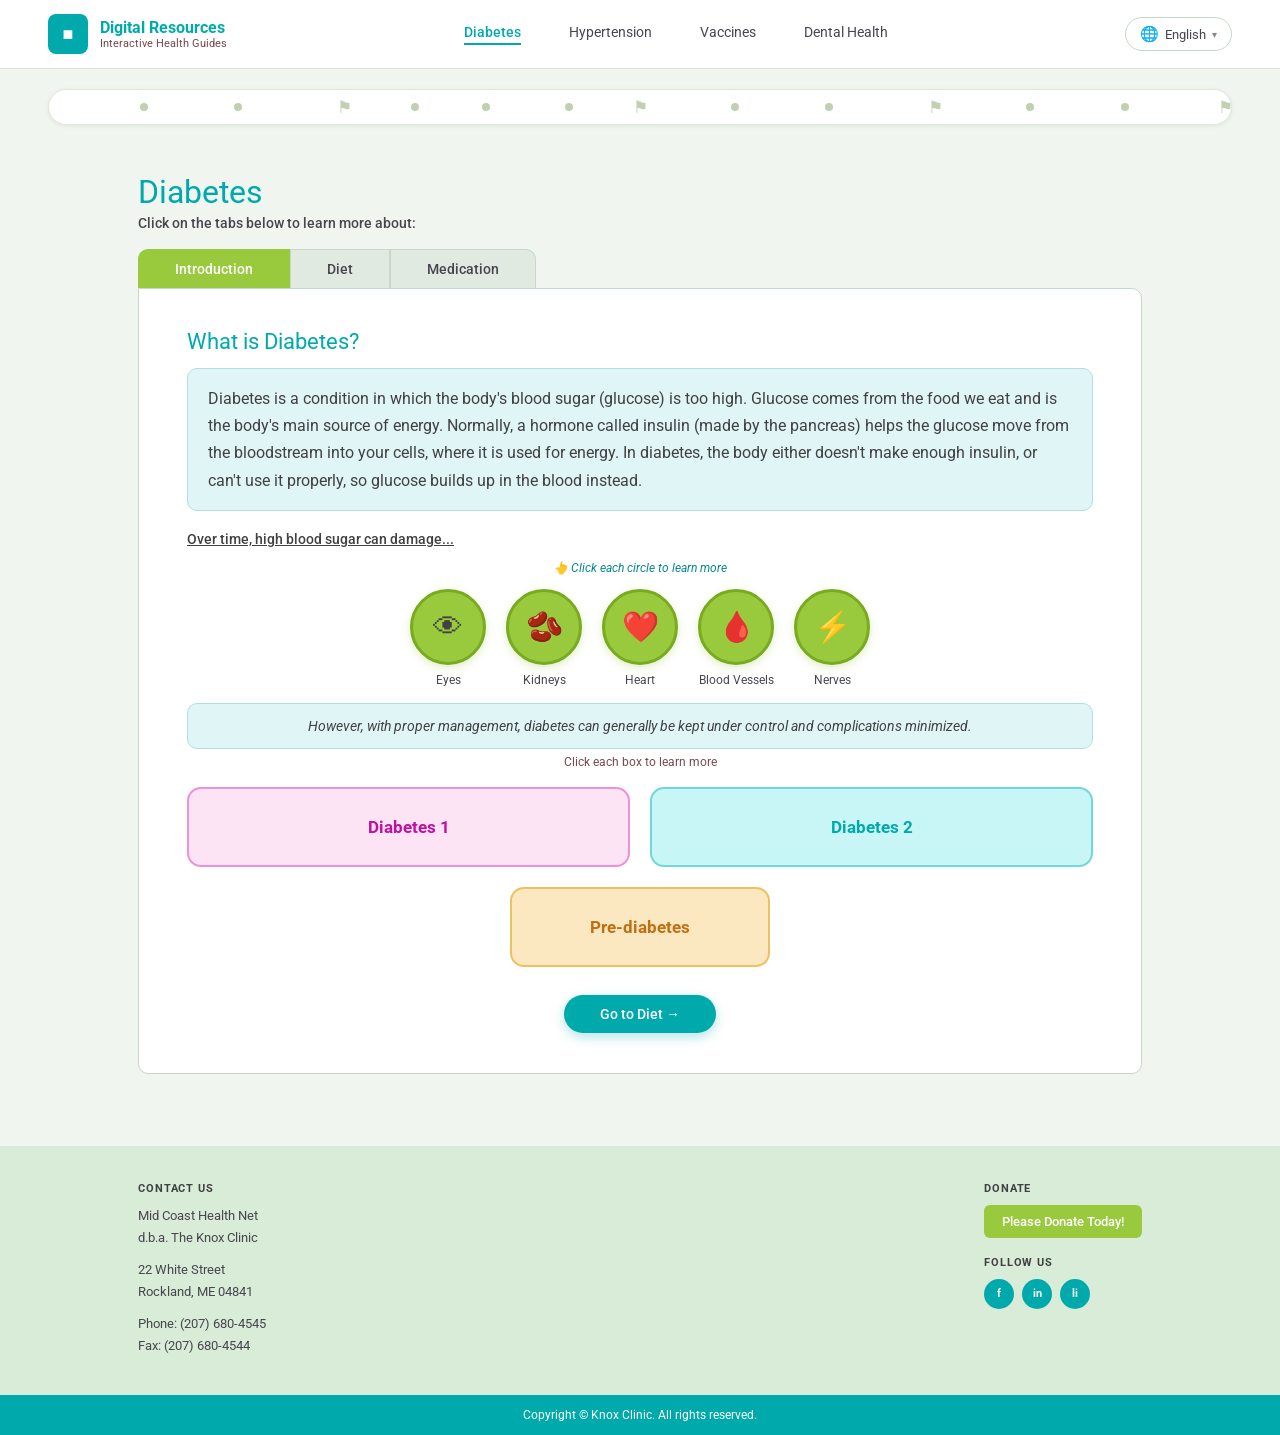
<file: index.html>
<!DOCTYPE html>
<html lang="en">
<head>
  <meta charset="UTF-8" />
  <meta name="viewport" content="width=device-width, initial-scale=1.0"/>
  <title>Digital Resources – Interactive Health Guides</title>

  <!-- Shared styles (navbar, footer, progress bar, quiz, shared components) -->
  <link rel="stylesheet" href="css/base.css" />
  <!-- Diabetes module styles -->
  <link rel="stylesheet" href="css/diabetes.css" />
</head>
<body>

  <!-- ═══════════════════════════════════════════
       NAVBAR
  ═══════════════════════════════════════════ -->
  <header class="navbar">
  <div class="nav-brand">
    <div class="brand-icon">&#9632;</div>
    <div>
      <div class="brand-title">Digital Resources</div>
      <div class="brand-sub">Interactive Health Guides</div>
    </div>
  </div>

  <nav class="nav-links">
    <a href="index.html" class="nav-link active">Diabetes</a>
    <a href="#" class="nav-link">Hypertension</a>
    <a href="#" class="nav-link">Vaccines</a>
    <a href="dental.html" class="nav-link">Dental Health</a>
  </nav>

  <!-- Language switcher -->
  <div class="lang-switcher">
    <button class="lang-btn" id="langBtn">
      <span class="lang-globe">🌐</span>
      <span class="lang-label" id="langLabel">English</span>
      <span class="lang-caret">▾</span>
    </button>
    <div class="lang-dropdown" id="langDropdown">
      <div class="lang-option lang-option-active">🇺🇸 English</div>
      <div class="lang-option">🇪🇸 Español</div>
    </div>
  </div>
</header>

  <!-- ═══════════════════════════════════════════
       PROGRESS BAR
       Populated by renderProgressBar() in js/progress.js
  ═══════════════════════════════════════════ -->
  <div class="progress-bar-container"></div>

  <!-- ═══════════════════════════════════════════
       MAIN CONTENT — DIABETES MODULE
  ═══════════════════════════════════════════ -->
  <main class="content-wrapper">
    <h1 class="module-title">Diabetes</h1>
    <p class="module-subtitle">Click on the tabs below to learn more about:</p>

    <!-- Tab buttons -->
    <div class="tabs">
      <button class="tab-btn active" data-tab="introduction">Introduction</button>
      <button class="tab-btn" data-tab="diet">Diet</button>
      <button class="tab-btn" data-tab="medication">Medication</button>
    </div>

    <!-- Tab panels — each populated by its render function in js/diabetes.js -->
    <div class="tab-content" id="tab-introduction">
      <!-- Populated by renderIntroduction() -->
    </div>
    <div class="tab-content hidden" id="tab-diet">
      <!-- Populated by renderDiet() -->
    </div>
    <div class="tab-content hidden" id="tab-medication">
      <!-- Populated by renderMedication() -->
    </div>
  </main>

  <!-- ═══════════════════════════════════════════
       FOOTER
  ═══════════════════════════════════════════ -->
  <footer class="site-footer">
    <div class="footer-inner">
      <div class="footer-contact">
        <h4>CONTACT US</h4>
        <p>Mid Coast Health Net<br>d.b.a. The Knox Clinic</p>
        <p>22 White Street<br>Rockland, ME 04841</p>
        <p>Phone: (207) 680-4545<br>Fax: (207) 680-4544</p>
      </div>
      <div class="footer-donate">
        <h4>DONATE</h4>
        <button class="donate-btn">Please Donate Today!</button>
        <h4>FOLLOW US</h4>
        <div class="social-icons">
          <a href="#" class="social-icon">f</a>
          <a href="#" class="social-icon">in</a>
          <a href="#" class="social-icon">li</a>
        </div>
      </div>
    </div>
    <div class="footer-copy">Copyright &copy; Knox Clinic. All rights reserved.</div>
  </footer>

  <!-- progress.js must load before diabetes.js (diabetes depends on progressState) -->
  <script src="js/progress.js"></script>
  <script src="js/diabetes.js"></script>

  <script>
  const langBtn = document.getElementById('langBtn');
  const langDropdown = document.getElementById('langDropdown');
  langBtn.addEventListener('click', () => langDropdown.classList.toggle('open'));
  document.addEventListener('click', e => {
    if (!langBtn.contains(e.target)) langDropdown.classList.remove('open');
  });
  </script>

</body>
</html>
</file>
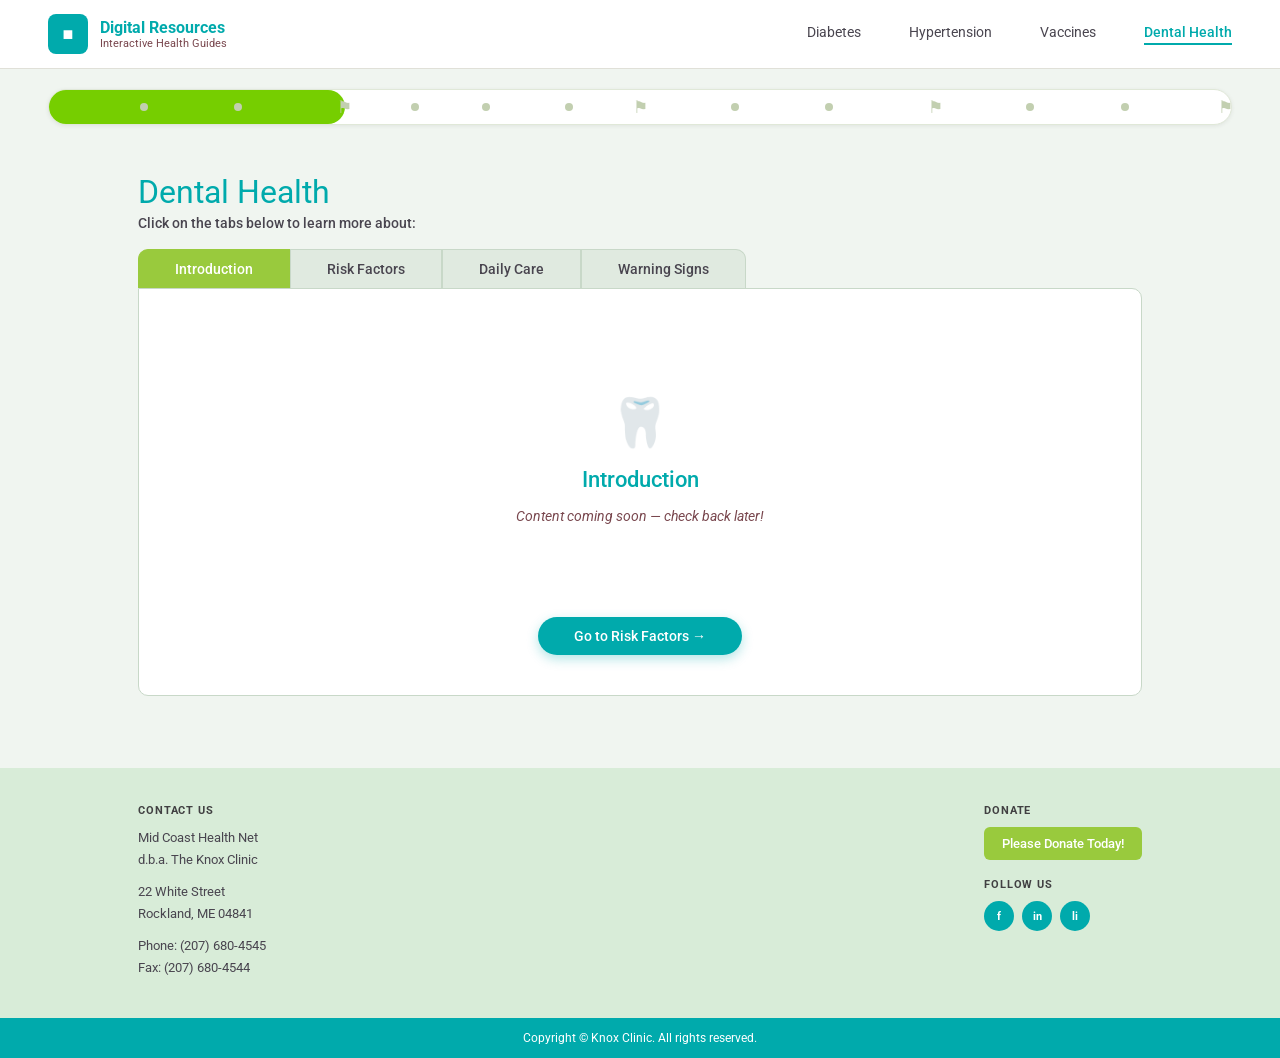
<file: dental.html>
<!DOCTYPE html>
<html lang="en">
<head>
  <meta charset="UTF-8" />
  <meta name="viewport" content="width=device-width, initial-scale=1.0"/>
  <title>Digital Resources – Dental Health</title>

  <!-- Shared styles -->
  <link rel="stylesheet" href="css/base.css" />
  <!-- Dental module styles -->
  <link rel="stylesheet" href="css/dental.css" />
</head>
<body>

  <!-- ═══════════════════════════════════════════
       NAVBAR
  ═══════════════════════════════════════════ -->
  <header class="navbar">
    <div class="nav-brand">
      <!-- TODO: replace &#9632; with Knox Clinic logo SVG once available -->
      <div class="brand-icon">&#9632;</div>
      <div>
        <div class="brand-title">Digital Resources</div>
        <div class="brand-sub">Interactive Health Guides</div>
      </div>
    </div>

    <!-- TODO: update hrefs when per-module routing is implemented -->
    <nav class="nav-links">
      <a href="index.html" class="nav-link">Diabetes</a>
      <a href="#" class="nav-link">Hypertension</a>
      <a href="#" class="nav-link">Vaccines</a>
      <a href="dental.html" class="nav-link active">Dental Health</a>
    </nav>
  </header>

  <!-- ═══════════════════════════════════════════
       PROGRESS BAR
       Populated by renderProgressBar() in js/progress.js
  ═══════════════════════════════════════════ -->
  <div class="progress-bar-container"></div>

  <!-- ═══════════════════════════════════════════
       MAIN CONTENT — DENTAL HEALTH MODULE
  ═══════════════════════════════════════════ -->
  <main class="content-wrapper">
    <h1 class="module-title">Dental Health</h1>
    <p class="module-subtitle">Click on the tabs below to learn more about:</p>

    <!-- Tab buttons -->
    <div class="tabs">
      <button class="tab-btn active" data-tab="introduction">Introduction</button>
      <button class="tab-btn" data-tab="risk-factors">Risk Factors</button>
      <button class="tab-btn" data-tab="daily-care">Daily Care</button>
      <button class="tab-btn" data-tab="warning-signs">Warning Signs</button>
    </div>

    <!-- Tab panels — each populated by its render function in js/dental.js -->
    <div class="tab-content" id="tab-introduction">
      <!-- Populated by renderIntroduction() -->
    </div>
    <div class="tab-content hidden" id="tab-risk-factors">
      <!-- Populated by renderRiskFactors() -->
    </div>
    <div class="tab-content hidden" id="tab-daily-care">
      <!-- Populated by renderDailyCare() -->
    </div>
    <div class="tab-content hidden" id="tab-warning-signs">
      <!-- Populated by renderWarningSigns() -->
    </div>
  </main>

  <!-- ═══════════════════════════════════════════
       FOOTER
  ═══════════════════════════════════════════ -->
  <footer class="site-footer">
    <div class="footer-inner">
      <div class="footer-contact">
        <h4>CONTACT US</h4>
        <p>Mid Coast Health Net<br>d.b.a. The Knox Clinic</p>
        <p>22 White Street<br>Rockland, ME 04841</p>
        <p>Phone: (207) 680-4545<br>Fax: (207) 680-4544</p>
      </div>
      <div class="footer-donate">
        <h4>DONATE</h4>
        <button class="donate-btn">Please Donate Today!</button>
        <h4>FOLLOW US</h4>
        <div class="social-icons">
          <a href="#" class="social-icon">f</a>
          <a href="#" class="social-icon">in</a>
          <a href="#" class="social-icon">li</a>
        </div>
      </div>
    </div>
    <div class="footer-copy">Copyright &copy; Knox Clinic. All rights reserved.</div>
  </footer>

  <!-- progress.js must load before dental.js -->
  <script src="js/progress.js"></script>
  <script src="js/dental.js"></script>

  <script>
  const langBtn = document.getElementById('langBtn');
  const langDropdown = document.getElementById('langDropdown');
  langBtn.addEventListener('click', () => langDropdown.classList.toggle('open'));
  document.addEventListener('click', e => {
    if (!langBtn.contains(e.target)) langDropdown.classList.remove('open');
  });
  </script>

</body>
</html>
</file>
<file: css/base.css>
/* =============================================
   base.css — Knox Clinic Digital Resources
   Shared styles used across ALL health modules.
   Do not put module-specific styles here.
   ============================================= */

@import url('https://fonts.googleapis.com/css2?family=Roboto:wght@400;500;700&display=swap');


/* ═══════════════════════════════════════════
   RESET & BASE
═══════════════════════════════════════════ */
*, *::before, *::after { box-sizing: border-box; margin: 0; padding: 0; }
body { font-family: 'Roboto', Arial, sans-serif; font-size: 16px; color: #414042; background: #f0f5f0; }
a { color: inherit; text-decoration: none; }
.hidden { display: none !important; }


/* ═══════════════════════════════════════════
   NAVBAR
═══════════════════════════════════════════ */
.navbar {
  display: flex;
  align-items: center;
  justify-content: space-between;
  padding: 14px 48px;
  background: #fff;
  border-bottom: 1px solid #e0e0d8;
  box-shadow: 0 1px 4px rgba(0,0,0,0.06);
}
.nav-brand { display: flex; align-items: center; gap: 12px; }
.brand-icon {
  width: 40px; height: 40px;
  background: #00AAAC;
  border-radius: 8px;
  display: flex; align-items: center; justify-content: center;
  color: white; font-size: 18px;
}
.brand-title { font-weight: 700; font-size: 16px; color: #00AAAC; line-height: 1.2; }
.brand-sub { font-size: 11px; color: #79474E; }
.nav-links { display: flex; gap: 48px; }
.nav-link { font-size: 14px; color: #49454F; padding-bottom: 3px; transition: color 0.2s; font-family: 'Roboto', sans-serif; }
.nav-link.active { color: #00AAAC; border-bottom: 2px solid #00AAAC; font-weight: 500; }
.nav-link:hover { color: #00AAAC; }


/* ═══════════════════════════════════════════
   PROGRESS BAR
═══════════════════════════════════════════ */
.progress-bar-container {
  padding: 20px 48px;
  background: #f0f5f0;
}
.progress-bar-wrapper {
  position: relative;
  height: 36px;
  background: #fff;
  border-radius: 18px;
  border: 1px solid #e0e8d8;
  box-shadow: 0 1px 4px rgba(0,0,0,0.07);
  display: flex;
  align-items: center;
  overflow: visible;
}
.progress-fill {
  position: absolute;
  left: 0; top: 0;
  height: 100%;
  background: #76CE00;
  border-radius: 18px;
  transition: width 0.6s ease;
  z-index: 0;
  min-width: 0;
}
.progress-markers {
  position: relative;
  width: 100%;
  height: 100%;
  display: flex;
  align-items: center;
  z-index: 2;
}
.progress-marker {
  position: absolute;
  transform: translateX(-50%);
  display: flex;
  align-items: center;
  justify-content: center;
}
.p-dot {
  width: 8px; height: 8px;
  border-radius: 50%;
  background: #C2CFB0;
  transition: background 0.3s;
  display: block;
}
.p-dot.done { background: #3A6500; }
.p-flag {
  font-size: 17px;
  line-height: 1;
  color: #C2CFB0;
  transition: color 0.3s, transform 0.3s;
  display: block;
}
.p-flag.done { color: #3A6500; transform: scale(1.15); }

/* Star burst animation (module completion) */
.star-burst { position: fixed; pointer-events: none; z-index: 9999; }
.star-burst span {
  position: absolute; font-size: 20px;
  animation: starFly 1s ease-out forwards;
}
@keyframes starFly {
  0%   { opacity: 1; transform: translate(0,0) scale(1.2); }
  100% { opacity: 0; transform: translate(var(--tx), var(--ty)) scale(0.3); }
}


/* ═══════════════════════════════════════════
   CONTENT WRAPPER
═══════════════════════════════════════════ */
.content-wrapper {
  max-width: 1100px; margin: 0 auto; padding: 28px 48px 48px;
}
.module-title { font-size: 32px; color: #00AAAC; font-weight: 400; margin-bottom: 4px; font-family: 'Roboto', sans-serif; }
.module-subtitle { font-size: 14px; color: #49454F; margin-bottom: 18px; font-weight: 500; }


/* ═══════════════════════════════════════════
   TABS  (shared tab chrome, used by all modules)
═══════════════════════════════════════════ */
.tabs { display: flex; gap: 0; margin-bottom: 0; }
.tab-btn {
  padding: 11px 36px;
  font-size: 14px; font-weight: 500;
  background: #e0eae0;
  border: 1px solid #c8d8c8;
  border-bottom: none;
  cursor: pointer; color: #49454F;
  transition: background 0.2s, color 0.2s;
  font-family: 'Roboto', sans-serif;
}
.tab-btn:first-child { border-radius: 10px 0 0 0; }
.tab-btn:last-child  { border-radius: 0 10px 0 0; }
.tab-btn.active { background: #99CA3D; color: #fff; border-color: #99CA3D; font-weight: 500; }
.tab-btn:hover:not(.active) { background: #d0ddd0; }
.tab-content {
  background: #fff;
  border: 1.5px solid #c8d8c8;
  border-radius: 0 10px 10px 10px;
  padding: 40px 48px;
  min-height: 400px;
}


/* ═══════════════════════════════════════════
   SECTION HEADINGS
═══════════════════════════════════════════ */
.section-h2 { font-size: 22px; font-weight: 400; color: #00AAAC; margin-bottom: 14px; font-family: 'Roboto', sans-serif; }
.section-h3 { font-size: 14px; font-weight: 500; color: #00AAAC; margin-bottom: 10px; font-family: 'Roboto', sans-serif; }


/* ═══════════════════════════════════════════
   QUIZ  (shared across modules)
═══════════════════════════════════════════ */
.quiz-box {
  border: 1.5px solid #00AAAC; border-radius: 12px;
  padding: 22px 24px; margin-top: 24px; background: #e8f8f8;
}
.quiz-box h3 { font-size: 14px; font-weight: 500; color: #00AAAC; margin-bottom: 10px; }
.quiz-question { font-size: 14px; color: #414042; margin-bottom: 10px; }
.quiz-options { list-style: none; padding: 0; margin: 0 0 12px; }
.quiz-options li { margin-bottom: 6px; }
.quiz-options label {
  display: flex; align-items: center; gap: 10px;
  cursor: pointer; font-size: 14px; color: #414042;
  padding: 8px 12px; border-radius: 8px;
  border: 1px solid transparent;
  transition: background 0.15s, border-color 0.15s;
}
.quiz-options label:hover { background: #c8f0f0; border-color: #70d0d0; }
.quiz-btn {
  background: #00AAAC; color: #fff; border: none;
  border-radius: 8px; padding: 9px 24px;
  font-size: 14px; font-weight: 500; cursor: pointer;
  transition: background 0.2s; font-family: 'Roboto', sans-serif;
}
.quiz-btn:hover { background: #008890; }
.quiz-answer {
  border-radius: 10px; padding: 14px 18px;
  font-size: 13px; line-height: 1.7; margin-top: 14px; display: none;
}
.quiz-answer.show   { display: block; }
.quiz-answer.correct { background: #e0f7ec; border: 1px solid #70d8a0; color: #0d5c30; }
.quiz-answer.wrong   { background: #fdf0f0; border: 1px solid #f0a0a0; color: #7a1a1a; }


/* ═══════════════════════════════════════════
   NEXT BUTTON  (shared across modules)
═══════════════════════════════════════════ */
.next-btn-row { display: flex; justify-content: center; margin-top: 28px; }
.next-btn {
  background: #00AAAC; color: #fff; border: none;
  border-radius: 24px; padding: 11px 36px;
  font-size: 14px; font-weight: 500; cursor: pointer;
  display: flex; align-items: center; gap: 8px;
  transition: background 0.2s, transform 0.15s;
  box-shadow: 0 4px 12px rgba(0,170,172,0.3);
  font-family: 'Roboto', sans-serif;
}
.next-btn:hover { background: #008890; transform: translateY(-2px); }


/* ═══════════════════════════════════════════
   FOOTER
═══════════════════════════════════════════ */
.site-footer { background: #d8ecd8; margin-top: 24px; }
.footer-inner {
  display: flex; justify-content: space-between; flex-wrap: wrap;
  gap: 24px; padding: 36px 48px 28px; max-width: 1100px; margin: 0 auto;
}
.footer-contact h4, .footer-donate h4 {
  font-size: 11px; font-weight: 700; color: #414042;
  margin-bottom: 10px; letter-spacing: 0.08em; text-transform: uppercase;
}
.footer-contact p { font-size: 13px; color: #49454F; line-height: 1.7; margin-bottom: 10px; }
.donate-btn {
  background: #99CA3D; color: #fff; border: none;
  border-radius: 6px; padding: 9px 18px;
  font-size: 13px; font-weight: 500; cursor: pointer;
  margin-bottom: 18px; display: block; transition: background 0.2s;
  font-family: 'Roboto', sans-serif;
}
.donate-btn:hover { background: #7aaa20; }
.social-icons { display: flex; gap: 8px; }
.social-icon {
  width: 30px; height: 30px; border-radius: 50%;
  background: #00AAAC; color: #fff;
  display: flex; align-items: center; justify-content: center;
  font-size: 11px; font-weight: 700; transition: background 0.2s;
}
.social-icon:hover { background: #008890; }
.footer-copy {
  background: #00AAAC; color: #fff;
  text-align: center; padding: 13px; font-size: 12px;
}


/* ═══════════════════════════════════════════
   RESPONSIVE
═══════════════════════════════════════════ */
@media (max-width: 600px) {
  .navbar { flex-direction: column; gap: 12px; padding: 14px 16px; }
  .progress-bar-container { padding: 16px 16px 10px; }
  .content-wrapper { padding: 16px 12px 32px; }
  .tab-content { padding: 20px 16px; }
  .footer-inner { flex-direction: column; padding: 28px 20px; }
}

/* ═══════════════════════════════════════════
   LANGUAGE SWITCHER
═══════════════════════════════════════════ */
.lang-switcher {
  position: relative;
}

.lang-btn {
  display: flex;
  align-items: center;
  gap: 6px;
  background: none;
  border: 1.5px solid #c8d8c8;
  border-radius: 20px;
  padding: 7px 14px;
  font-size: 13px;
  color: #49454F;
  cursor: pointer;
  font-family: 'Roboto', sans-serif;
  transition: background 0.15s, border-color 0.15s;
  white-space: nowrap;
}

.lang-btn:hover {
  background: #f0f5f0;
  border-color: #00AAAC;
}

.lang-globe { font-size: 15px; }
.lang-caret { font-size: 10px; color: #888; }

.lang-dropdown {
  display: none;
  position: absolute;
  top: calc(100% + 8px);
  right: 0;
  background: #fff;
  border: 1px solid #e0e8d8;
  border-radius: 10px;
  box-shadow: 0 4px 16px rgba(0,0,0,0.10);
  min-width: 140px;
  overflow: hidden;
  z-index: 999;
}

.lang-dropdown.open { display: block; }

.lang-option {
  padding: 10px 16px;
  font-size: 13px;
  color: #49454F;
  cursor: pointer;
  font-family: 'Roboto', sans-serif;
  transition: background 0.15s;
}

.lang-option:hover { background: #f0f5f0; }

.lang-option-active {
  color: #00AAAC;
  font-weight: 500;
  background: #e8f8f8;
}
</file>
<file: css/diabetes.css>
/* =============================================
   diabetes.css — Knox Clinic Digital Resources
   Styles specific to the Diabetes module only.
   Shared/global styles live in base.css.
   ============================================= */


/* ═══════════════════════════════════════════
   INTRODUCTION TAB — Info box & organ icons
═══════════════════════════════════════════ */
.info-box {
  background: #e0f5f5;
  border-radius: 10px;
  padding: 16px 20px;
  font-size: 16px; line-height: 1.7;
  margin-bottom: 20px; color: #414042;
  border: 1px solid #b0dfe0;
}
.damage-label {
  font-size: 14px; font-weight: 500; color: #414042;
  margin-bottom: 14px; text-decoration: underline;
}
.click-hint {
  font-size: 12px; color: #008890; text-align: center;
  margin-bottom: 14px; font-style: italic;
}
.click-hint::before { content: '👆 '; }

.organ-row {
  display: flex; gap: 20px; justify-content: center;
  margin: 0 0 16px; flex-wrap: wrap;
}
.organ-item {
  display: flex; flex-direction: column; align-items: center; gap: 8px;
  cursor: pointer;
}
.organ-circle {
  width: 76px; height: 76px; border-radius: 50%;
  background: #99CA3D;
  display: flex; align-items: center; justify-content: center;
  font-size: 30px;
  transition: transform 0.2s, background 0.2s;
  border: 3px solid #7aaa20;
  box-shadow: 0 3px 8px rgba(153,202,61,0.3);
}
.organ-item:hover .organ-circle { background: #7aaa20; transform: scale(1.08); }
.organ-name { font-size: 12px; color: #49454F; text-align: center; font-weight: 400; }

.organ-detail-box {
  background: #e0f5f5; border: 1px solid #90d0d0;
  border-radius: 10px; padding: 14px 18px;
  font-size: 14px; line-height: 1.6; color: #414042;
  margin-bottom: 14px; display: none;
}

.callout-green {
  background: #e0f5f5; border-radius: 10px;
  padding: 14px 22px; font-style: italic;
  font-size: 14px; color: #414042; text-align: center;
  margin: 14px 0 6px; border: 1px solid #b0dfe0;
}
.callout-hint { font-size: 12px; color: #79474E; text-align: center; margin-bottom: 18px; }


/* ═══════════════════════════════════════════
   INTRODUCTION TAB — Type boxes & panels
═══════════════════════════════════════════ */
.type-boxes-area { margin-top: 8px; }
.type-boxes-grid {
  display: grid; grid-template-columns: 1fr 1fr; gap: 20px; margin-bottom: 20px;
}
.type-boxes-center { display: flex; justify-content: center; margin-bottom: 20px; }
.type-boxes-center .type-box { width: 260px; }

.type-box {
  border-radius: 14px; padding: 28px 20px;
  font-size: 17px; font-weight: 700;
  cursor: pointer; text-align: center;
  transition: transform 0.15s, box-shadow 0.15s;
  border: 2px solid transparent;
  user-select: none; font-family: 'Roboto', sans-serif;
}
.type-box:hover { transform: translateY(-3px); box-shadow: 0 8px 20px rgba(0,0,0,0.13); }
.type-box.t1  { background: #fce4f5; color: #c010a0; border-color: #f090d8; }
.type-box.t2  { background: #c8f5f5; color: #00AAAC; border-color: #70d8d8; }
.type-box.pre { background: #fce8c0; color: #c07010; border-color: #f0c060; }

.type-panel {
  border: 2px solid; border-radius: 14px;
  overflow: hidden; position: relative;
  font-size: 14px; line-height: 1.7;
  animation: panelFadeIn 0.2s ease;
}
@keyframes panelFadeIn {
  from { opacity: 0; transform: translateY(6px); }
  to   { opacity: 1; transform: none; }
}
.type-panel-close {
  position: absolute; top: 10px; right: 14px;
  background: none; border: none;
  font-size: 18px; font-weight: 700; cursor: pointer;
  line-height: 1; padding: 2px 6px; border-radius: 4px;
  transition: opacity 0.15s;
}
.type-panel-close:hover { opacity: 0.6; }
.type-panel-section {
  padding: 16px 20px; border-bottom: 1.5px solid;
}
.type-panel-section:last-child { border-bottom: none; }
.type-panel-section ul,
.type-panel-section ol { padding-left: 20px; margin-top: 4px; }
.type-panel-section li { margin-bottom: 4px; }

.type-panel-cols {
  display: grid; grid-template-columns: 1fr 1fr;
  border-bottom: 1.5px solid;
}
.type-panel-col { padding: 16px 20px; font-size: 14px; line-height: 1.7; }
.type-panel-col:first-child { border-right: 1.5px solid; }
.type-panel-col ul { padding-left: 18px; margin-top: 4px; }
.type-panel-col li { margin-bottom: 3px; }


/* ═══════════════════════════════════════════
   INTRODUCTION TAB — Myth cards & risk checklist
═══════════════════════════════════════════ */
.myth-card {
  border-radius: 24px; padding: 14px 20px;
  margin-bottom: 10px; cursor: pointer;
  color: #fff; font-size: 14px; font-weight: 500;
  text-align: center; min-height: 48px;
  display: flex; align-items: center; justify-content: center;
  transition: opacity 0.15s; user-select: none;
}
.myth-card:hover { opacity: 0.88; }
.myth-back { flex-direction: column; gap: 6px; text-align: center; font-weight: 400; }
.myth-verdict { font-size: 16px; font-weight: 700; display: block; margin-bottom: 4px; }
.verdict-true  { color: #ccffcc; }
.verdict-false { color: #ffdddd; }

.risk-check-row {
  display: flex; align-items: center; justify-content: space-between;
  padding: 8px 4px; border-bottom: 1px solid rgba(0,0,0,0.08);
  font-size: 14px;
}
.risk-check-row:last-of-type { border-bottom: none; }
.risk-check-label { text-decoration: underline; color: #414042; }
.risk-checkbox { width: 18px; height: 18px; cursor: pointer; accent-color: #c07010; }

.pre-table { width: 100%; border-collapse: collapse; font-size: 13px; }
.pre-table th, .pre-table td {
  border: 1px solid rgba(0,0,0,0.2); padding: 8px 12px; text-align: left;
}
.pre-table th { font-weight: 700; background: rgba(0,0,0,0.06); }
.pre-table tr:nth-child(even) { background: rgba(255,255,255,0.4); }


/* ═══════════════════════════════════════════
   DIET TAB — Plate layout
═══════════════════════════════════════════ */
.plate-layout {
  display: grid;
  grid-template-columns: 1fr auto 1fr;
  gap: 20px;
  align-items: center;
  margin-bottom: 32px;
}
.plate-center { display: flex; justify-content: center; }
.plate-center svg { width: 260px; height: 260px; }
.plate-card-left  { display: flex; align-items: center; justify-content: flex-end;  min-height: 160px; }
.plate-card-right { display: flex; align-items: center; justify-content: flex-start; min-height: 160px; }

.plate-info-card {
  border: 1.5px solid;
  border-radius: 12px;
  padding: 14px 16px;
  font-size: 13px; line-height: 1.6;
  max-width: 220px;
  animation: fadeIn 0.15s ease;
}
@keyframes fadeIn {
  from { opacity: 0; transform: translateY(4px); }
  to   { opacity: 1; transform: none; }
}


/* ═══════════════════════════════════════════
   DIET TAB — Side icons row
═══════════════════════════════════════════ */
.side-icons-row {
  display: flex;
  justify-content: space-around;
  align-items: flex-start;
  gap: 16px;
  margin-bottom: 24px;
}
.side-item-wrap {
  display: flex;
  flex-direction: column;
  align-items: center;
  gap: 8px;
  flex: 1;
  position: relative;
}
.side-circle-btn {
  width: 90px; height: 90px;
  border-radius: 50%; border: none;
  cursor: pointer;
  display: flex; align-items: center; justify-content: center;
  transition: background 0.2s, transform 0.15s;
  box-shadow: 0 4px 12px rgba(0,0,0,0.12);
  padding: 0;
  /* TODO: swap inner content with Noun Project <img> or inline <svg> when icons are ready */
}
.side-circle-btn:hover { transform: scale(1.07); }
.side-item-name { font-size: 13px; color: #49454F; text-align: center; font-weight: 400; }
.side-hover-card {
  border: 1.5px solid;
  border-radius: 14px;
  padding: 14px 16px;
  font-size: 13px; line-height: 1.6;
  width: 100%; max-width: 200px;
  box-shadow: 0 4px 12px rgba(0,0,0,0.08);
  animation: fadeIn 0.15s ease;
}
.side-hover-card ul { padding-left: 16px; margin-top: 4px; }
.side-hover-card li { margin-bottom: 3px; font-size: 12px; }

.diet-list-section { margin-top: 18px; }
.diet-list-section ul { padding-left: 20px; margin-top: 6px; }
.diet-list-section li { font-size: 14px; line-height: 1.7; margin-bottom: 3px; }


/* ═══════════════════════════════════════════
   MEDICATION TAB — Four M's pie & sections
═══════════════════════════════════════════ */
.four-ms-intro {
  background: #fff8e8; border: 1px solid #f0d890;
  border-radius: 10px; padding: 16px 20px;
  font-size: 14px; line-height: 1.7; color: #414042;
  margin-bottom: 16px;
}
.pie-svg-wrapper {
  display: flex; justify-content: center;
  margin: 0 auto 10px; max-width: 280px;
}
.pie-svg-wrapper svg { width: 100%; height: auto; cursor: pointer; }

.ms-section {
  background: #e0f5f5; border-radius: 12px;
  padding: 22px 24px; margin-bottom: 16px; display: none;
  border: 1px solid #90d0d0;
}
.ms-section.open { display: block; }
.ms-section h3 { font-size: 16px; font-weight: 500; color: #00AAAC; margin-bottom: 12px; }
.ms-section p, .ms-section li { font-size: 14px; line-height: 1.7; }
.ms-section ol, .ms-section ul { padding-left: 20px; margin-top: 8px; }
.ms-section li { margin-bottom: 6px; }


/* ═══════════════════════════════════════════
   MEDICATION TAB — Med card stack
═══════════════════════════════════════════ */
.med-card-stack {
  position: relative;
  width: 260px;
  height: 320px;
  margin: 0 auto 0;
}

.med-card {
  position: absolute;
  width: 220px; height: 240px;
  left: 50%; top: 50%;
  border-radius: 16px;
  padding: 18px 18px 14px;
  box-sizing: border-box;
  cursor: pointer;
  display: flex; flex-direction: column; gap: 5px;
  border: 1px solid rgba(0,0,0,0.08);
  overflow: hidden;
  transform-origin: center center;
  transition: transform 0.42s cubic-bezier(.4,0,.2,1), box-shadow 0.25s;
}

.med-card.is-top {
  box-shadow: 0 10px 32px rgba(0,0,0,0.18);
  cursor: default;
}

.med-card-label {
  font-size: 10px; font-weight: 500;
  color: rgba(0,0,0,0.4);
  margin-bottom: 1px;
}

.med-card-emoji { font-size: 18px; }

.med-card-name {
  font-size: 14px; font-weight: 700;
  color: rgba(0,0,0,0.82);
  margin-bottom: 2px;
}

.med-card-row {
  font-size: 11.5px; line-height: 1.5;
  color: rgba(0,0,0,0.72);
}

.med-card-row b {
  font-weight: 600;
  color: rgba(0,0,0,0.88);
}

/* Controls row: arrows + dots */
.med-card-controls {
  display: flex;
  justify-content: center;
  align-items: center;
  gap: 16px;
  margin-top: 24px;
}

.med-arrow {
  width: 36px; height: 36px;
  border-radius: 50%;
  border: 1.5px solid #c8d8c8;
  background: #fff;
  cursor: pointer;
  font-size: 16px;
  display: flex; align-items: center; justify-content: center;
  color: #49454F;
  transition: background 0.15s;
  font-family: 'Roboto', sans-serif;
  line-height: 1;
}

.med-arrow:hover { background: #e8f0e8; }

.med-dots { display: flex; gap: 8px; }

.med-dot {
  width: 10px; height: 10px;
  border-radius: 50%;
  background: #c8d8c8;
  cursor: pointer;
  display: inline-block;
  transition: background 0.2s;
}

.med-dot.active { background: #00AAAC; }


/* ═══════════════════════════════════════════
   RESPONSIVE — diabetes-specific overrides
═══════════════════════════════════════════ */
@media (max-width: 600px) {
  .organ-circle { width: 58px; height: 58px; font-size: 24px; }
  .type-boxes-grid { grid-template-columns: 1fr; }
  .type-boxes-center .type-box { width: 100%; }
  .plate-layout { grid-template-columns: 1fr; justify-items: center; }
  .side-icons-row { flex-direction: column; align-items: center; }
  .side-hover-card { max-width: 280px; }
}
</file>
<file: css/dental.css>
/* =============================================
   dental.css — Knox Clinic Digital Resources
   Styles specific to the Dental Health module.
   Shared/global styles live in base.css.
   ============================================= */


/* ═══════════════════════════════════════════
   COMING SOON PLACEHOLDER
   Used by all sub-tabs until content is ready.
═══════════════════════════════════════════ */
.coming-soon-box {
  display: flex;
  flex-direction: column;
  align-items: center;
  justify-content: center;
  min-height: 260px;
  gap: 16px;
  color: #49454F;
}

.coming-soon-icon {
  font-size: 48px;
}

.coming-soon-title {
  font-size: 22px;
  font-weight: 500;
  color: #00AAAC;
}

.coming-soon-sub {
  font-size: 14px;
  color: #79474E;
  font-style: italic;
}
</file>
